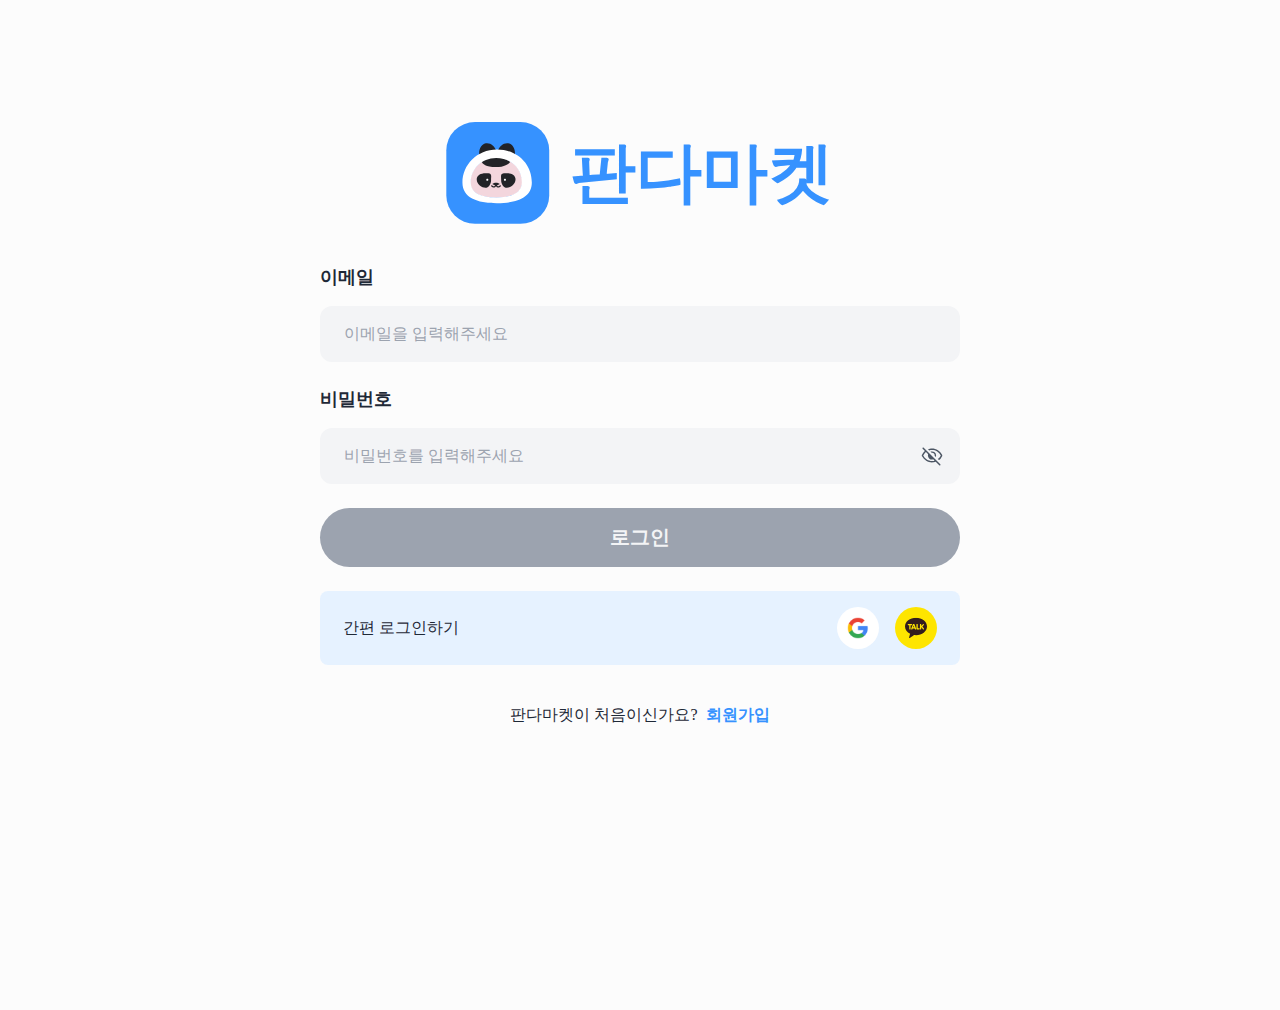
<file: assets/login.html>
<!doctype html>
<html lang="ko">
  <head>
    <meta charset="utf-8" />
    <meta name="viewport" content="width=device-width, initial-scale=1" />
    <title>판다마켓 - 로그인</title>
    <link rel="stylesheet" href="./assets/css/reset.css" />
    <link rel="stylesheet" href="./assets/css/login.css" />
  </head>

  <body>
    <div class="login-container">
      <!-- 로고 및 브랜드 -->
      <header class="login-header">
        <a href="./index.html">
          <img class="brand-logo" src="./assets/images/panda-face.svg" alt="판다 로고" />
          <h1 class="logo">판다마켓</h1>
        </a>
      </header>

      <!-- 로그인 폼 -->
      <main class="login-main">
        <form>
          <div class="input-group">
            <label for="user-email">이메일</label>
            <input
              type="email"
              id="user-email"
              placeholder="이메일을 입력해주세요" />
          </div>
         <div class="input-group password-group">
  <label for="user-password">비밀번호</label>
  <div class="password-wrapper">
    <input
      type="password"
      id="user-password"
      placeholder="비밀번호를 입력해주세요" />
    <img src="./assets/images/eyeoff.svg" alt="비밀번호 가리기" class="toggle-password" />
  </div>
</div>
          <button type="submit" class="btn-primary">로그인</button>
        </form>

        <!-- 소셜 로그인 -->
       <div class="social-login">
                    <p>간편 로그인하기</p>
                    <div class="social-icons">
                        <a href="https://www.google.com/" class="social-btn google" aria-label="구글 로그인">
                            <img src="./assets/images/google.svg" alt="구글 로고" />
                        </a>
                        <a href="https://www.kakaocorp.com/page/" class="social-btn kakao" aria-label="카카오 로그인">
                            <img src="./assets/images/kakao.svg" alt="카카오 로고" />
                        </a>
                    </div>
                </div>


            <div class="signup-container">
  <span>판다마켓이 처음이신가요?</span>
  <a href="./signup.html">회원가입</a>
</div>  
      </main>
    </div>
  </body>
</html>
</file>
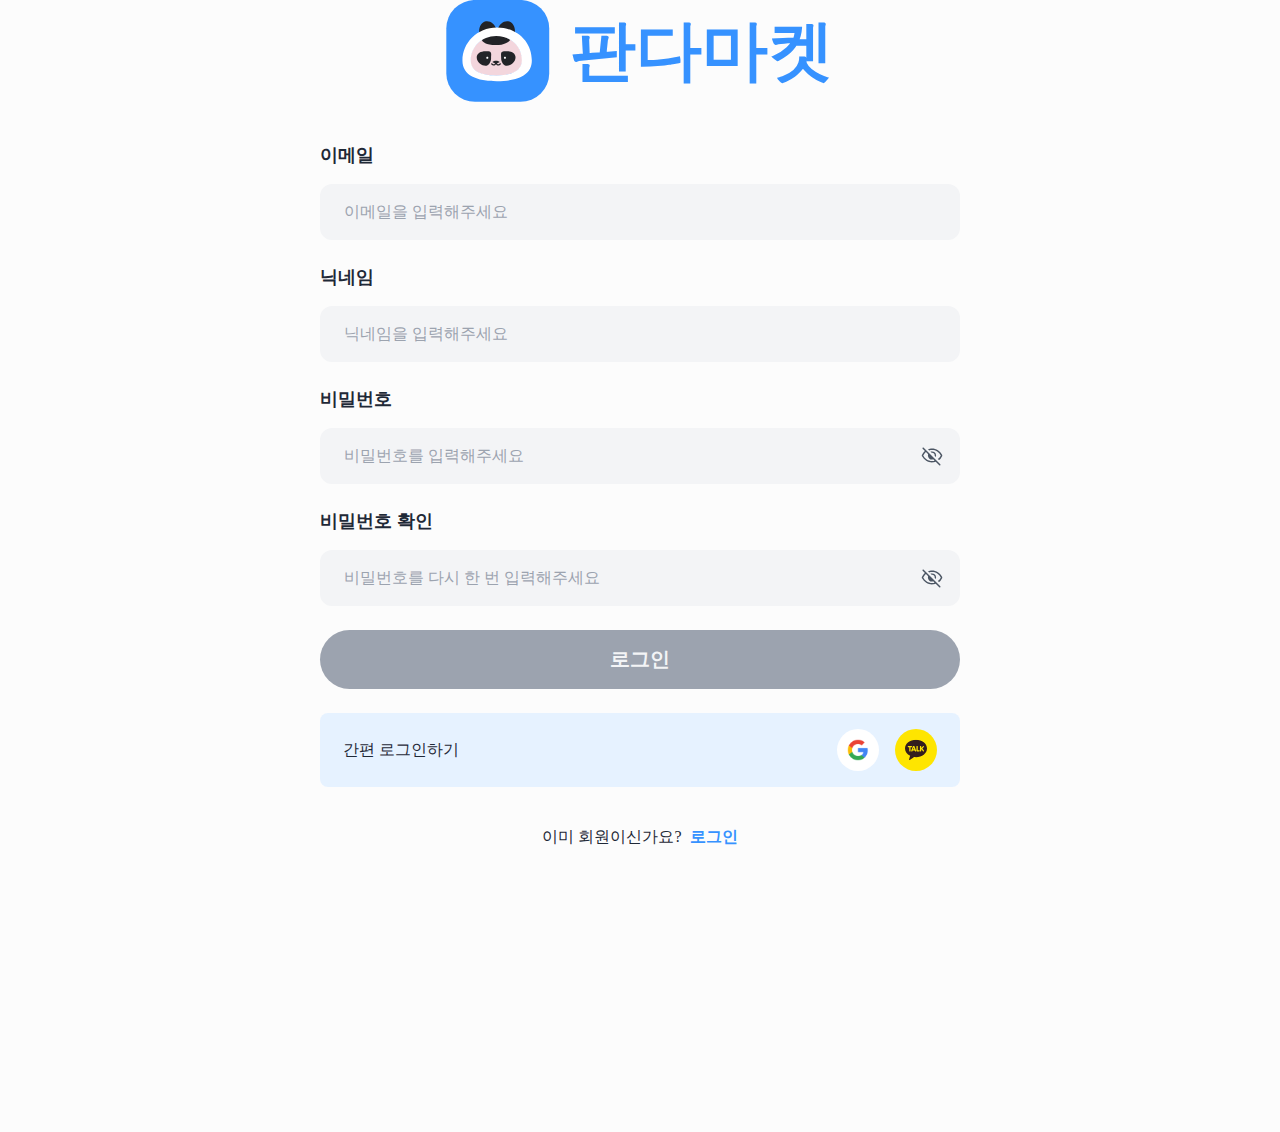
<file: assets/signup.html>
<!doctype html>
<html lang="ko">
  <head>
    <meta charset="utf-8" />
    <meta name="viewport" content="width=device-width, initial-scale=1" />
    <title>판다마켓 - 로그인</title>
    <link rel="stylesheet" href="./assets/css/reset.css" />
    <link rel="stylesheet" href="./assets/css/login.css" />
  </head>

  <body>
    <div class="login-container">
      <!-- 로고 및 브랜드 -->
      <header class="login-header">
        <a href="./index.html">
          <img class="brand-logo" src="./assets/images/panda-face.svg" alt="판다 로고" />
          <h1 class="logo">판다마켓</h1>
        </a>
      </header>

      <!-- 로그인 폼 -->
      <main class="login-main">
        <form>
          <div class="input-group">
            <label for="user-email">이메일</label>
            <input
              type="email"
              id="user-email"
              placeholder="이메일을 입력해주세요"
            />
          </div>


                <main class="login-main">
        <form>
          <div class="input-group">
            <label for="user-email">닉네임</label>
            <input
              type="email"
              id="user-email"
              placeholder="닉네임을 입력해주세요"
            />
          </div>


             <div class="input-group password-group">
  <label for="user-password">비밀번호</label>
  <div class="password-wrapper">
    <input
      type="password"
      id="user-password"
      placeholder="비밀번호를 입력해주세요" />
    <img src="./assets/images/eyeoff.svg" alt="비밀번호 가리기" class="toggle-password" />
  </div>
</div>

             <div class="input-group password-group">
  <label for="user-password">비밀번호 확인</label>
  <div class="password-wrapper">
    <input
      type="password"
      id="user-password"
      placeholder="비밀번호를 다시 한 번 입력해주세요" />
    <img src="./assets/images/eyeoff.svg" alt="비밀번호 가리기" class="toggle-password" />
  </div>
</div>



          <button type="submit" class="btn-primary">로그인</button>
        </form>

        <!-- 소셜 로그인 -->
       <div class="social-login">
                    <p>간편 로그인하기</p>
                    <div class="social-icons">
                        <a href="https://www.google.com/" class="social-btn google" aria-label="구글 로그인">
                            <img src="./assets/images/google.svg" alt="구글 로고" />
                        </a>
                        <a href="https://www.kakaocorp.com/page/" class="social-btn kakao" aria-label="카카오 로그인">
                            <img src="./assets/images/kakao.svg" alt="카카오 로고" />
                        </a>
                    </div>
                </div>

   <div class="signup-container">
  <span>이미 회원이신가요?</span>
  <a href="./login.html">로그인</a>
</div>  
      </main>
</div>
      </main>
    </div>
  </body>
</html>
</file>
<file: assets/assets/css/login.css>
html,
body {
  height: 100%;
  margin: 0;
  font-family: system-ui, -apple-system, Segoe UI, Roboto, "Noto Sans KR", sans-serif;
  background-color: #fcfcfc;
  display: flex;
  justify-content: center;
  align-items: center;
}

.login-container {
  width: 1920px;
  padding: 231px 640px 284px 640px;
  background-color: #fcfcfc;
  display: flex;
  flex-direction: column;
  align-items: center;
  gap: 40px;
}

.login-header a {
  display: flex;
  align-items: center;
  justify-content: center;
  gap: 20px;
  text-decoration: none;
}

.brand-logo {
  width: 103.529px;
  height: 103.88px;
  flex-shrink: 0;
}

.logo {
  color: #3692FF;
  font-family: "ROKAF Sans";
  font-size: 66.344px;
  font-style: normal;
  font-weight: 700;
  line-height: normal;
}

/* 로그인 메인 폼 */
.login-main {
  width: 100%;
  display: flex;
  flex-direction: column;
  gap: 24px;
}

form {
  display: flex;
  flex-direction: column;
  gap: 24px;
  width: 100%;
}

.input-group {
  display: flex;
  flex-direction: column;
  align-items: flex-start;
  gap: 16px;
}

label {
  color: #1F2937;
  font-family: Pretendard;
  font-size: 18px;
  font-weight: 700;
  line-height: 26px;
}

input {
  width: 640px;
  height: 56px;
  padding: 16px 24px;
  border-radius: 12px;
  border: none;
  background: #F3F4F6;
  color: #9CA3AF;
  font-family: Pretendard;
  font-size: 16px;
  font-weight: 400;
  line-height: 26px;

  /* 사용자가 입력하는 텍스트 색상 */
  color: #1F2937;
  

}
input::placeholder {
  color: #9CA3AF;
}


input:focus {
  outline: none;
  border: 2px solid #3692FF;
}

.btn-primary {
  padding: 16px;
  border: none;
  border-radius: 40px;
  background-color: #9CA3AF;
  color: #F3F4F6;
  font-size: 20px;
  font-weight: 600;
  cursor: pointer;
}

/* 비밀번호 보기 아이콘 위치 */
.password-wrapper {
  position: relative;
  width: 100%;
}

.password-wrapper input {
  width: 100%;
  padding-right: 48px;
}

.password-wrapper .toggle-password {
  position: absolute;
  right: 16px;
  top: 50%;
  transform: translateY(-50%);
  width: 24px;
  height: 24px;
  cursor: pointer;
}

/* 소셜 로그인 */
.social-login {
  display: flex;
  width: 640px;
  height: 74px;
  padding: 16px 23px;
  flex-direction: row;
  justify-content: space-between;
  align-items: center;
  border-radius: 8px;
  background: #E6F2FF;
}

.social-login p {
  color: #1F2937;
  font-family: Pretendard;
  font-size: 16px;
  font-weight: 500;
  line-height: 42px;
  margin: 0;
}

.social-icons {
  display: flex;
  gap: 16px;
}

.social-btn {
  width: 42px;
  height: 42px;
  border-radius: 50%;
  border: none;
  background-size: cover;
  cursor: pointer;
  display: flex;
  justify-content: center;
  align-items: center;
}

.social-btn img {
  width: 22px;
  height: 22px;
}

.social-btn.google {
  background: #fff;
}

.social-btn.kakao {
  background-color: #FEE500;
}

/* 회원가입 */
.signup-container {
  display: flex;
  justify-content: center;
  align-items: center;
  gap: 8px;
  margin-top: 16px;
  font-size: 16px;
  font-family: Pretendard;
}

.signup-container span {
  color: #1F2937;
}

.signup-container a {
  color: #3692FF;
  text-decoration: none;
  font-weight: 600;
}
</file>
